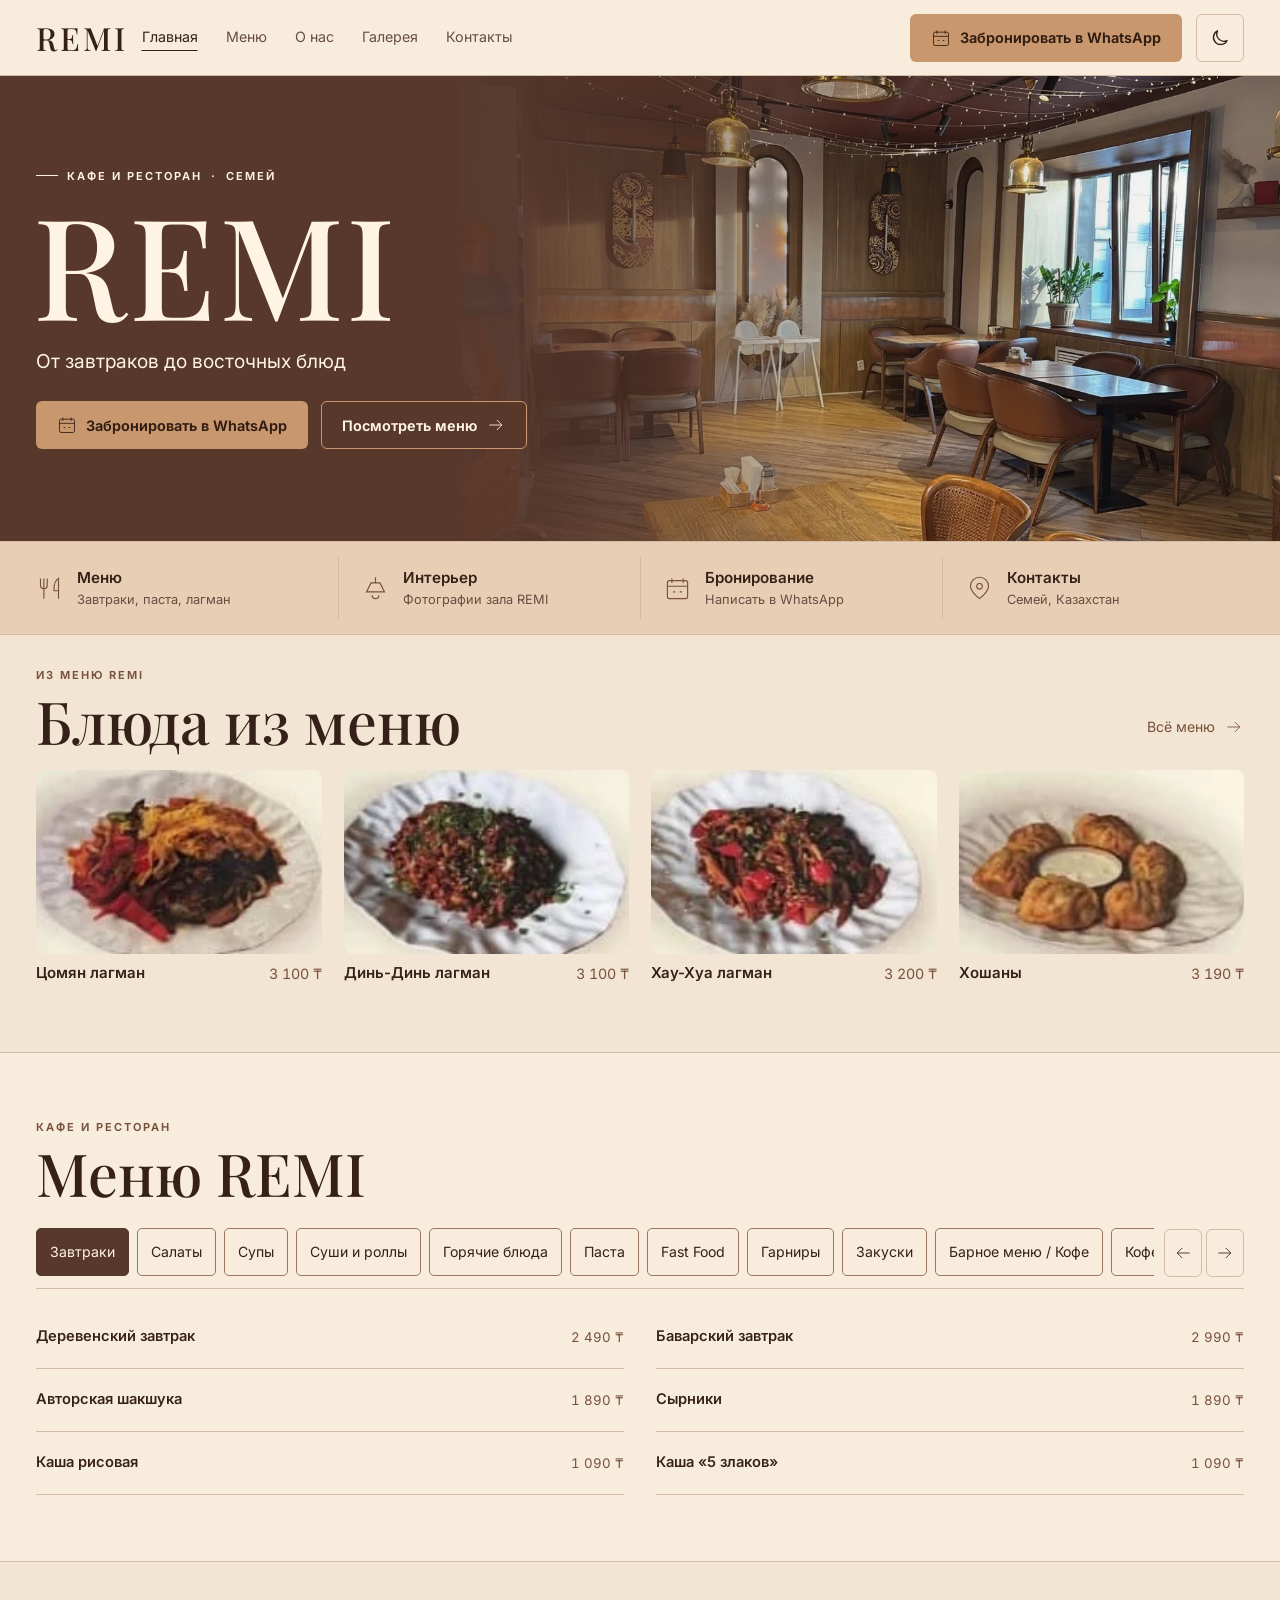
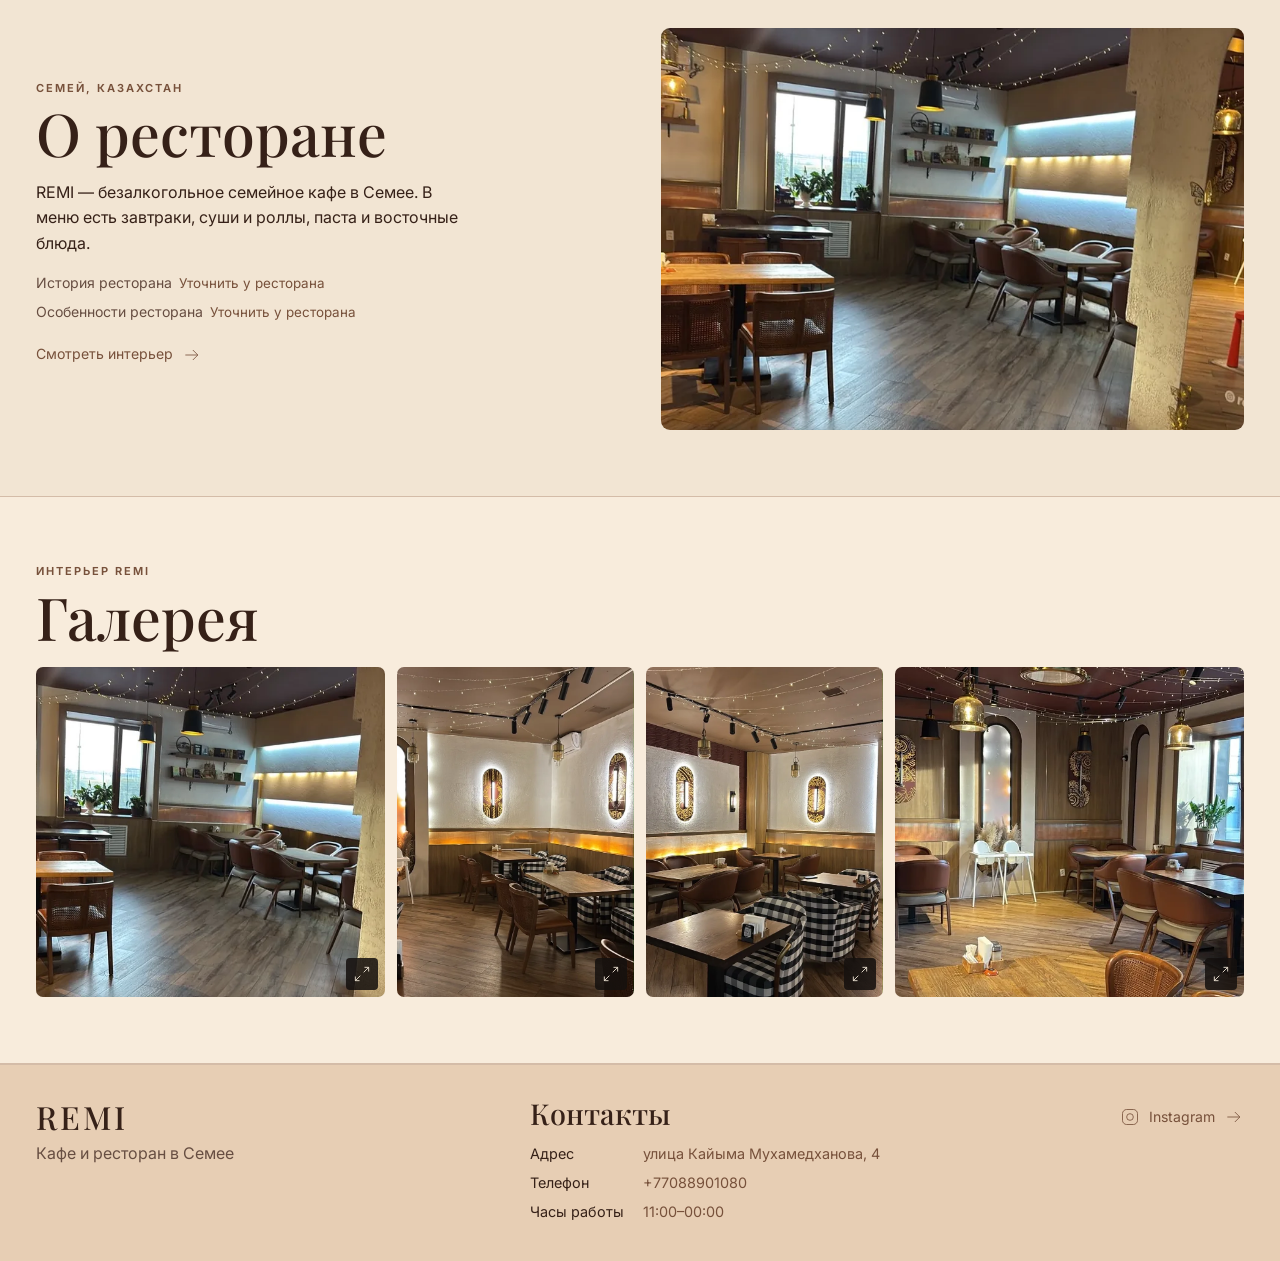
<file: index.html>
<!doctype html>
<html lang="ru">
<head>
<meta charset="utf-8">
<meta name="viewport" content="width=device-width, initial-scale=1, viewport-fit=cover">
<meta name="theme-color" content="#f8ecdc">
<title>REMI — кафе и ресторан в Семее | Меню и бронирование</title>
<meta name="description" content="REMI, кафе и ресторан в Семее. Меню с ценами, фотографии интерьера и бронирование через WhatsApp.">
<meta property="og:type" content="website">
<meta property="og:locale" content="ru_KZ">
<meta property="og:title" content="REMI — кафе и ресторан в Семее">
<meta property="og:description" content="Меню REMI с ценами, интерьер ресторана и бронирование через WhatsApp.">
<meta property="og:image" content="https://ryouta-dev.github.io/REMI/assets/room-4-1280.webp">
<meta property="og:image:alt" content="Интерьер ресторана REMI">
<link rel="icon" href="assets/favicon.svg" type="image/svg+xml">
<script src="theme.js"></script>
<link rel="preconnect" href="https://fonts.googleapis.com">
<link rel="preconnect" href="https://fonts.gstatic.com" crossorigin>
<link rel="stylesheet" href="https://fonts.googleapis.com/css2?family=Inter:wght@400..700&amp;family=Playfair+Display:wght@500&amp;display=swap">
<link rel="stylesheet" href="styles.css">
<script src="app.js" defer></script>
</head>
<body>
<svg class="symbols" xmlns="http://www.w3.org/2000/svg" fill="none" stroke="currentColor" stroke-width="1.5" stroke-linecap="round" stroke-linejoin="round" aria-hidden="true">
<symbol id="i-calendar" viewBox="0 0 24 24"><rect x="3" y="5" width="18" height="16" rx="2"/><path d="M7 3v4m10-4v4M3 10h18m-13 5h2m4 0h2"/></symbol>
<symbol id="i-arrow" viewBox="0 0 24 24"><path d="M4 12h15m-6-6 6 6-6 6"/></symbol>
<symbol id="i-cutlery" viewBox="0 0 24 24"><path d="M4 3v6a3 3 0 0 0 6 0V3M7 3v18m13 0V3c-3 2-4 5-4 9v2h4"/></symbol>
<symbol id="i-lamp" viewBox="0 0 24 24"><path d="M12 2v5m-4 0h8l4 8H4l4-8zm1 11a3 3 0 0 0 6 0"/></symbol>
<symbol id="i-pin" viewBox="0 0 24 24"><path d="M20 10c0 5-8 11-8 11S4 15 4 10a8 8 0 1 1 16 0Z"/><circle cx="12" cy="10" r="2.5"/></symbol>
<symbol id="i-menu" viewBox="0 0 24 24"><path d="M4 7h16M4 12h16M4 17h16"/></symbol>
<symbol id="i-close" viewBox="0 0 24 24"><path d="m6 6 12 12M18 6 6 18"/></symbol>
<symbol id="i-expand" viewBox="0 0 24 24"><path d="M15 4h5v5m0-5-6 6M9 20H4v-5m0 5 6-6"/></symbol>
<symbol id="i-instagram" viewBox="0 0 24 24"><rect x="3" y="3" width="18" height="18" rx="5"/><circle cx="12" cy="12" r="4"/><path d="M17.5 6.5h.01"/></symbol>
</svg>
<a class="skip" href="#main">К содержанию</a>
<header class="site-header" id="home">
  <div class="shell header-inner">
    <a class="wordmark" href="#home" aria-label="REMI — главная">REMI</a>
    <nav class="desktop-nav" aria-label="Основная навигация"><a href="#home">Главная</a><a href="#menu">Меню</a><a href="#about">О нас</a><a href="#gallery">Галерея</a><a href="#contacts">Контакты</a></nav>
    <a class="button primary header-book" data-whatsapp hidden><svg class="icon" aria-hidden="true"><use href="#i-calendar"></use></svg> Забронировать в WhatsApp</a>
    <div class="header-controls">
      <button type="button" class="icon-button theme-toggle" id="theme-toggle" aria-label="Тёмная тема" aria-pressed="false" title="Переключить тему" hidden>
        <svg class="icon theme-moon" viewBox="0 0 24 24" aria-hidden="true"><path d="M20.5 15A8.6 8.6 0 0 1 9 3.5 8.6 8.6 0 1 0 20.5 15Z"/></svg>
        <svg class="icon theme-sun" viewBox="0 0 24 24" aria-hidden="true"><circle cx="12" cy="12" r="4"/><path d="M12 2v3m0 14v3M2 12h3m14 0h3M5 5l2 2m10 10 2 2M5 19l2-2M17 7l2-2"/></svg>
      </button>
      <button type="button" class="nav-toggle" id="nav-toggle" aria-controls="mobile-nav" aria-expanded="false"><svg class="icon" aria-hidden="true"><use href="#i-menu"></use></svg><span>Разделы</span></button>
    </div>
  </div>
  <nav id="mobile-nav" class="mobile-nav" aria-label="Основная навигация" hidden><a href="#home">Главная</a><a href="#menu">Меню</a><a href="#about">О нас</a><a href="#gallery">Галерея</a><a href="#contacts">Контакты</a><a data-whatsapp hidden>Бронь в WhatsApp</a></nav>
</header>
<main id="main">
  <section class="hero" aria-labelledby="hero-title">
    <picture class="hero-photo">
      <source media="(max-width: 699px)" srcset="assets/hero-mobile-480.webp 480w, assets/hero-mobile-720.webp 720w" sizes="100vw" width="720" height="820">
      <img src="assets/room-4-960.webp" srcset="assets/room-4-960.webp 960w, assets/room-4-1280.webp 1280w" sizes="(min-width: 1100px) 85vw, 100vw" width="1280" height="720" alt="Зал REMI со столиками у окна и тёплыми подвесными светильниками" fetchpriority="high">
    </picture>
    <div class="shell hero-inner">
      <p class="eyebrow hero-kicker"><span></span> Кафе и ресторан <b>·</b> Семей</p>
      <h1 id="hero-title">REMI</h1>
      <p class="hero-copy">От завтраков до восточных блюд</p>
      <div class="hero-actions">
        <a class="button primary" data-whatsapp hidden><svg class="icon" aria-hidden="true"><use href="#i-calendar"></use></svg> Забронировать в WhatsApp</a>
        <a class="button outline" href="#menu">Посмотреть меню <svg class="icon" aria-hidden="true"><use href="#i-arrow"></use></svg></a>
      </div>
    </div>
  </section>
  <div class="features">
    <div class="shell features-inner">
      <a href="#menu"><svg class="icon" aria-hidden="true"><use href="#i-cutlery"></use></svg><span><strong>Меню</strong><small>Завтраки, паста, лагман</small></span></a>
      <a href="#gallery"><svg class="icon" aria-hidden="true"><use href="#i-lamp"></use></svg><span><strong>Интерьер</strong><small>Фотографии зала REMI</small></span></a>
      <a data-whatsapp hidden><svg class="icon" aria-hidden="true"><use href="#i-calendar"></use></svg><span><strong>Бронирование</strong><small>Написать в WhatsApp</small></span></a>
      <a href="#contacts"><svg class="icon" aria-hidden="true"><use href="#i-pin"></use></svg><span><strong>Контакты</strong><small>Семей, Казахстан</small></span></a>
    </div>
  </div>
  <section class="shell section featured" aria-labelledby="featured-title">
    <div class="section-head">
      <div><p class="eyebrow">Из меню REMI</p><h2 id="featured-title">Блюда из меню</h2></div>
      <a class="text-link" href="#menu">Всё меню <svg class="icon" aria-hidden="true"><use href="#i-arrow"></use></svg></a>
    </div>
    <div class="featured-grid" id="featured"></div>
  </section>
  <section class="menu section" id="menu" aria-labelledby="menu-title">
    <div class="shell">
      <div class="section-head"><div><p class="eyebrow">Кафе и ресторан</p><h2 id="menu-title">Меню REMI</h2></div></div>
      <p class="muted" id="menu-status" role="status"></p>
      <div class="tab-bar" hidden>
        <div class="tabs" role="tablist" aria-label="Категории меню"></div>
        <div class="tab-controls"><button type="button" class="icon-button prev" aria-label="Прокрутить категории влево"><svg class="icon" aria-hidden="true"><use href="#i-arrow"></use></svg></button><button type="button" class="icon-button next" aria-label="Прокрутить категории вправо"><svg class="icon" aria-hidden="true"><use href="#i-arrow"></use></svg></button></div>
      </div>
      <div id="menu-panels"></div>
      <noscript>Включите JavaScript, чтобы посмотреть категории меню.</noscript>
    </div>
  </section>
  <section class="section shell about" id="about" aria-labelledby="about-title">
    <div>
      <p class="eyebrow">Семей, Казахстан</p>
      <h2 id="about-title">О ресторане</h2>
      <p class="about-copy"><span data-value="description">REMI — кафе и ресторан в Семее.</span> В меню есть завтраки, суши и роллы, паста и восточные блюда.</p>
      <p class="muted">История ресторана <span class="placeholder" data-value="history">Уточнить у ресторана</span></p>
      <p class="muted">Особенности ресторана <span class="placeholder" data-value="highlights">Уточнить у ресторана</span></p>
      <a class="text-link" href="#gallery">Смотреть интерьер <svg class="icon" aria-hidden="true"><use href="#i-arrow"></use></svg></a>
    </div>
    <img src="assets/room-5-480.webp" srcset="assets/room-5-480.webp 480w, assets/room-5-960.webp 960w, assets/room-5-1280.webp 1280w" sizes="(min-width: 1000px) 550px, (min-width: 700px) 45vw, 90vw" width="1280" height="720" loading="lazy" decoding="async" alt="Зал REMI с деревянными столами и подвесными светильниками">
  </section>
  <section class="section gallery" id="gallery" aria-labelledby="gallery-title">
    <div class="shell">
      <p class="eyebrow">Интерьер REMI</p><h2 id="gallery-title">Галерея</h2>
      <div class="gallery-grid"><button type="button" class="gallery-item" data-photo="assets/room-5-1280.webp" aria-label="Открыть фото. Зал REMI с деревянными столами и подвесными светильниками"><img src="assets/room-5-480.webp" srcset="assets/room-5-480.webp 480w, assets/room-5-960.webp 960w, assets/room-5-1280.webp 1280w" sizes="(min-width: 1000px) 550px, (min-width: 700px) 45vw, 90vw" width="1280" height="720" loading="lazy" decoding="async" alt="Зал REMI с деревянными столами и подвесными светильниками"><span><svg class="icon" aria-hidden="true"><use href="#i-expand"></use></svg></span></button><button type="button" class="gallery-item" data-photo="assets/room-6-720.webp" aria-label="Открыть фото. Столы у стены с тёплой подсветкой в REMI"><img src="assets/room-6-360.webp" srcset="assets/room-6-360.webp 360w, assets/room-6-720.webp 720w" sizes="(min-width: 1000px) 550px, (min-width: 700px) 45vw, 90vw" width="720" height="1280" loading="lazy" decoding="async" alt="Столы у стены с тёплой подсветкой в REMI"><span><svg class="icon" aria-hidden="true"><use href="#i-expand"></use></svg></span></button><button type="button" class="gallery-item" data-photo="assets/room-7-720.webp" aria-label="Открыть фото. Клетчатые кресла и гирлянды в зале REMI"><img src="assets/room-7-360.webp" srcset="assets/room-7-360.webp 360w, assets/room-7-720.webp 720w" sizes="(min-width: 1000px) 550px, (min-width: 700px) 45vw, 90vw" width="720" height="1280" loading="lazy" decoding="async" alt="Клетчатые кресла и гирлянды в зале REMI"><span><svg class="icon" aria-hidden="true"><use href="#i-expand"></use></svg></span></button><button type="button" class="gallery-item" data-photo="assets/room-4-1280.webp" aria-label="Открыть фото. Столики у окна в зале REMI"><img src="assets/room-4-480.webp" srcset="assets/room-4-480.webp 480w, assets/room-4-960.webp 960w, assets/room-4-1280.webp 1280w" sizes="(min-width: 1000px) 550px, (min-width: 700px) 45vw, 90vw" width="1280" height="720" loading="lazy" decoding="async" alt="Столики у окна в зале REMI"><span><svg class="icon" aria-hidden="true"><use href="#i-expand"></use></svg></span></button></div>
    </div>
  </section>
</main>
<footer class="site-footer" id="contacts">
  <div class="shell footer-inner">
    <div><a class="wordmark" href="#home" aria-label="REMI — в начало страницы">REMI</a><p class="muted">Кафе и ресторан в Семее</p></div>
    <section aria-labelledby="contacts-title">
      <h2 id="contacts-title">Контакты</h2>
      <dl><div><dt>Адрес</dt><dd data-value="address">Уточнить у ресторана</dd></div><div><dt>Телефон</dt><dd><a data-value="phone">Уточнить у ресторана</a></dd></div><div><dt>Часы работы</dt><dd data-value="hours">Уточнить у ресторана</dd></div></dl>
    </section>
    <a class="text-link" id="instagram" href="https://www.instagram.com/remi_kz/"><svg class="icon" aria-hidden="true"><use href="#i-instagram"></use></svg> Instagram <svg class="icon" aria-hidden="true"><use href="#i-arrow"></use></svg></a>
  </div>
</footer>
<nav class="mobile-dock" aria-label="Быстрые действия"><a class="button outline" href="#menu"><svg class="icon" aria-hidden="true"><use href="#i-cutlery"></use></svg> Меню</a><a class="button primary" data-whatsapp hidden><svg class="icon" aria-hidden="true"><use href="#i-calendar"></use></svg> Бронь в WhatsApp</a></nav>
<dialog id="photo-dialog" aria-label="Фотография интерьера"><button type="button" class="icon-button photo-close" aria-label="Закрыть фото"><svg class="icon" aria-hidden="true"><use href="#i-close"></use></svg></button><img alt="" width="1280" height="720"></dialog>
</body>
</html>
</file>
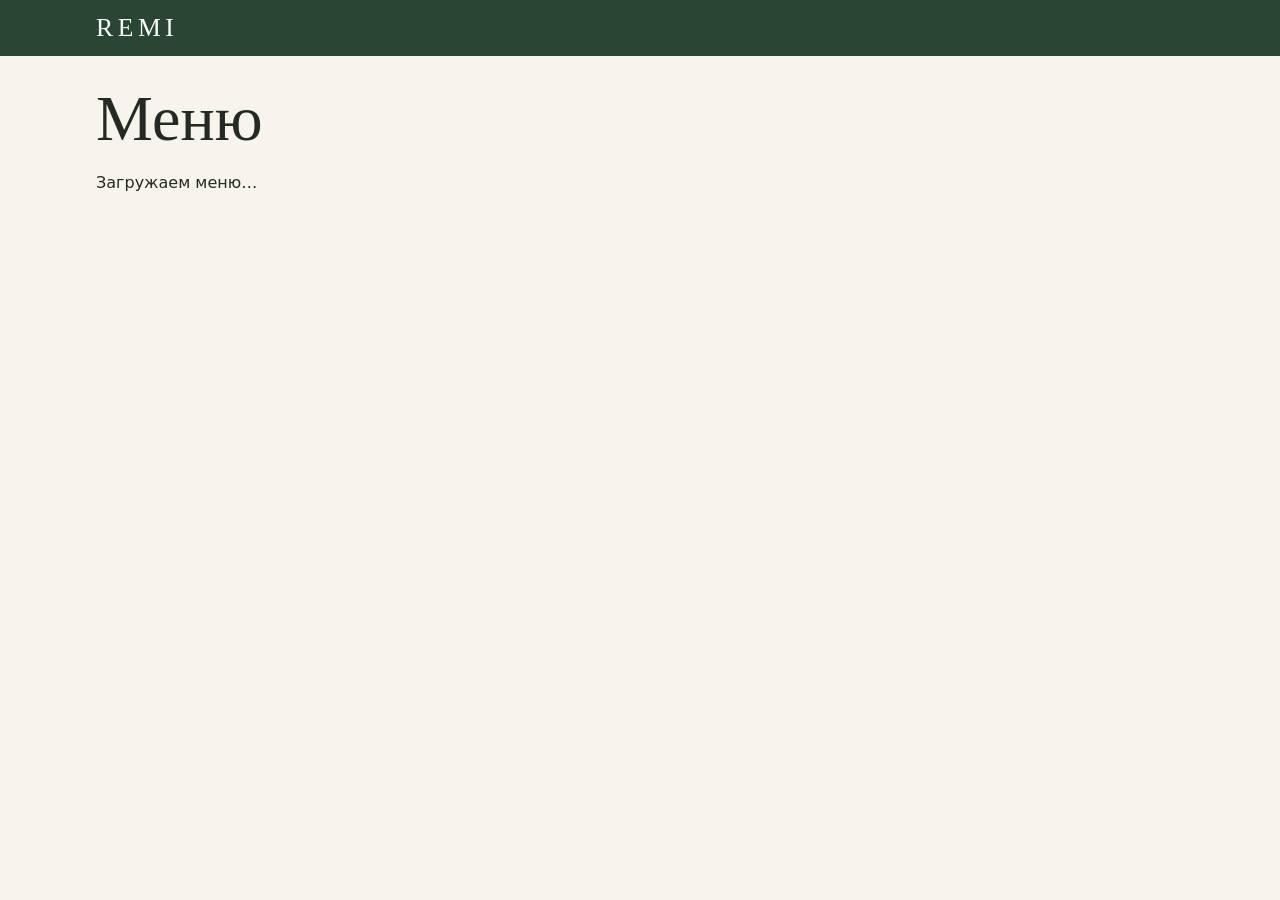
<file: qr.html>
<!doctype html>
<html lang="ru">
<head>
  <meta charset="utf-8">
  <meta name="viewport" content="width=device-width, initial-scale=1">
  <meta name="referrer" content="no-referrer">
  <title>Меню столика — REMI</title>
  <link rel="icon" href="assets/favicon.svg">
  <link rel="stylesheet" href="ordering.css">
  <script type="module" src="qr.js"></script>
</head>
<body>
  <header class="top"><a class="brand" href="./">REMI</a><span id="table"></span></header>
  <main class="shell">
    <h1>Меню</h1>
    <p id="notice" role="status">Загружаем меню…</p>
    <nav id="categories" class="categories" aria-label="Категории меню"></nav>
    <div id="menu" class="menu-grid"></div>
    <section id="basket" hidden>
      <h2>Корзина</h2>
      <div id="basket-lines"></div>
      <p id="total"></p>
      <p id="feedback" role="status"></p>
      <button id="send" type="button">Отправить заказ</button>
    </section>
    <section id="orders" hidden aria-labelledby="orders-title">
      <h2 id="orders-title">Мои заказы</h2>
      <div id="order-list" class="stack"></div>
    </section>
  </main>
  <a class="dock" id="basket-link" href="#basket" hidden>Корзина</a>
</body>
</html>
</file>
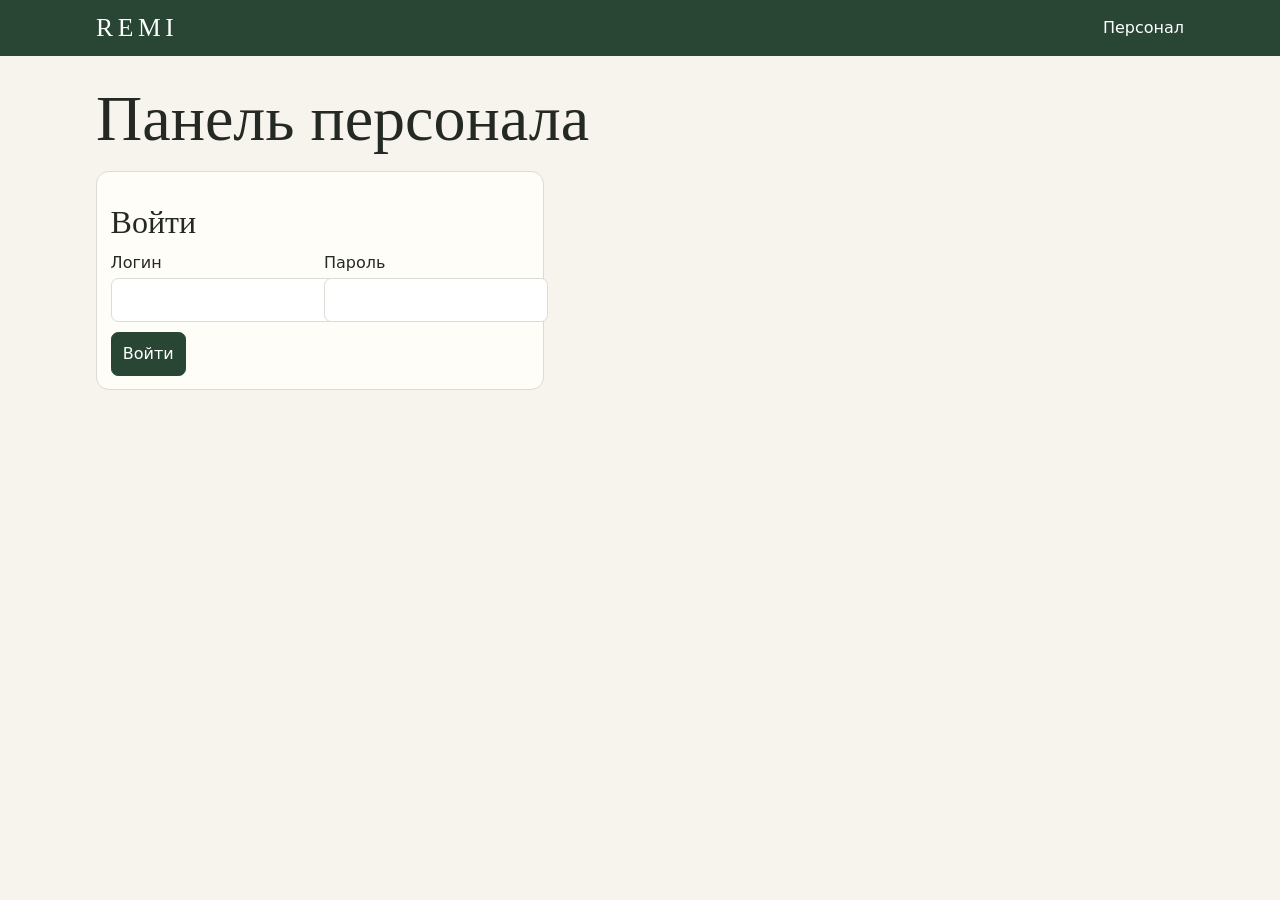
<file: staff.html>
<!doctype html>
<html lang="ru">
<head>
  <meta charset="utf-8">
  <meta name="viewport" content="width=device-width, initial-scale=1">
  <meta name="robots" content="noindex">
  <title>Панель персонала — REMI</title>
  <link rel="icon" href="assets/favicon.svg">
  <link rel="stylesheet" href="ordering.css">
  <script type="module" src="staff.js"></script>
</head>
<body>
  <header class="top"><a class="brand" href="./">REMI</a><span id="identity">Персонал</span></header>
  <main class="shell">
    <h1>Панель персонала</h1>
    <p id="message" role="status"></p>
    <form id="login" class="panel login" hidden>
      <h2>Войти</h2>
      <div class="fields">
        <label>Логин <input name="login" required autocomplete="username"></label>
        <label>Пароль <input name="password" required type="password" autocomplete="current-password"></label>
      </div>
      <button type="submit">Войти</button>
    </form>
    <div id="workspace" hidden>
      <div class="staff-actions row">
        <span id="acceptance" class="status"></span>
        <button id="switch" type="button" disabled></button>
        <button id="logout" class="secondary" type="button">Выйти</button>
      </div>
      <nav class="tabs row" aria-label="Разделы панели">
        <button data-tab="queue" class="secondary" type="button">Заказы</button>
        <button data-tab="history" class="secondary" type="button">История</button>
        <button data-tab="catalog" class="secondary admin" type="button">Меню</button>
        <button data-tab="tables" class="secondary admin" type="button">Столики</button>
        <button data-tab="staff" class="secondary admin" type="button">Сотрудники</button>
      </nav>
      <div id="content" class="stack"></div>
    </div>
  </main>
</body>
</html>
</file>
<file: styles.css>
:root {
  color-scheme: light;
  --bg: #f2e5d3;
  --panel: #f8ecdc;
  --cream: #362118;
  --muted: #674e42;
  --gold: #77513b;
  --line: #d4bca8;
  --band: #e7ceb4;
  --hover: #ecd6bd;
  --control: #987662;
  --focus: #795033;
  --primary: #c9976e;
  --primary-hover: #ddb58e;
  --primary-ink: #301c12;
  --selected: #57382b;
  --selected-ink: #fff4e4;
  --hero: #57382b;
  --hero-strong: #57382bee;
  --hero-fade: #57382b30;
  --hero-ink: #fff4e4;
  --serif: 'Playfair Display', Georgia, 'Times New Roman', serif;
  --sans: Inter, system-ui, -apple-system, 'Segoe UI', sans-serif;
}
:root[data-theme="dark"] {
  color-scheme: dark;
  --bg: #1d1511;
  --panel: #271c16;
  --cream: #fff0dd;
  --muted: #d3bca7;
  --gold: #e4b793;
  --line: #5f4637;
  --band: #302219;
  --hover: #412e24;
  --control: #96755d;
  --focus: #ffd6a8;
  --primary: #e1b990;
  --primary-hover: #f3cfaa;
  --primary-ink: #281910;
  --selected: #e1b990;
  --selected-ink: #281910;
  --hero: #261811;
  --hero-strong: #261811ee;
  --hero-fade: #26181138;
}
*, *::before, *::after { box-sizing: border-box; }
html { scroll-behavior: smooth; scroll-padding-bottom: 95px; }
body { margin: 0; background: var(--bg); color: var(--cream); font: 16px/1.6 var(--sans); }
body:has(dialog[open]) { overflow: hidden; }
[hidden], .symbols { display: none !important; }
p, h1, h2, h3, dl, dd { margin: 0; }
img { display: block; max-width: 100%; height: auto; }
a { color: inherit; text-decoration: none; }
button { font: inherit; }
button { cursor: pointer; }
:focus-visible { outline: 2px solid var(--focus); outline-offset: 4px; }
.skip { position: absolute; z-index: 10; top: 8px; left: 10px; transform: translateY(-160%); padding: 8px 14px; color: var(--bg); background: var(--cream); }
.skip:focus { transform: translateY(0); }
.shell { width: min(100% - 40px, 1248px); margin-inline: auto; }
.icon { inline-size: 20px; block-size: 20px; flex: none; fill: none; stroke: currentColor; }
.button, .text-link, .nav-toggle, .icon-button { display: inline-flex; align-items: center; justify-content: center; gap: 9px; min-height: 48px; }
.button { border: 1px solid transparent; border-radius: 6px; padding: 9px 15px; font-size: .9rem; font-weight: 650; text-align: center; transition: background-color .18s, border-color .18s; }
.primary { color: var(--primary-ink); background: var(--primary); }
.primary:hover { background: var(--primary-hover); }
.outline { color: var(--cream); background: var(--panel); border-color: var(--control); }
.outline:hover { background: var(--hover); }
.text-link { justify-content: flex-start; color: var(--gold); font-size: .88rem; white-space: nowrap; }
.text-link:hover { text-decoration: underline; text-underline-offset: 5px; }
.site-header { position: relative; z-index: 2; background: var(--panel); border-bottom: 1px solid var(--line); padding-top: env(safe-area-inset-top, 0px); }
.header-controls { display: flex; gap: 8px; align-items: center; }
.theme-toggle .icon { stroke-width: 1.65; stroke-linecap: round; stroke-linejoin: round; }
.theme-sun, [data-theme="dark"] .theme-moon { display: none; }
[data-theme="dark"] .theme-sun { display: block; }
.header-inner { display: flex; justify-content: space-between; align-items: center; min-height: 67px; gap: 14px; }
.wordmark { display: inline-flex; align-items: center; min-height: 48px; font: 500 2rem/1 var(--serif); letter-spacing: .09em; }
.desktop-nav, .header-book { display: none; }
.nav-toggle, .icon-button { background: transparent; border: 1px solid var(--line); color: var(--cream); border-radius: 6px; padding: 0 12px; font-size: .85rem; }
.icon-button { min-width: 48px; }
.nav-toggle:hover, .icon-button:hover { background: var(--hover); }
.mobile-nav { position: absolute; inset: 100% 0 auto; display: grid; grid-template-columns: 1fr 1fr; background: var(--panel); padding: 12px max(20px, env(safe-area-inset-left)) 16px; border-bottom: 1px solid var(--line); box-shadow: 0 12px 20px #0007; }
.mobile-nav a { min-height: 48px; display: flex; align-items: center; padding: 6px 12px; }
.mobile-nav a:hover { background: var(--hover); }
.hero { position: relative; isolation: isolate; display: grid; align-items: end; min-height: 394px; background: var(--hero); color: var(--hero-ink); }
.hero-photo, .hero::after { position: absolute; inset: 0; z-index: -1; }
.hero-photo img { width: 100%; height: 100%; object-fit: cover; object-position: center 52%; }
.hero::after { content: ''; background: linear-gradient(0deg, var(--hero) 2%, var(--hero-strong) 31%, transparent 81%); }
.hero-inner { padding-block: 116px 24px; }
.eyebrow { color: var(--gold); font-size: .69rem; line-height: 1.5; text-transform: uppercase; letter-spacing: .18em; font-weight: 650; }
.hero-kicker { display: flex; gap: 9px; align-items: center; color: var(--hero-ink); }
.hero-kicker span { width: 22px; height: 1px; background: currentColor; }
.hero h1 { font: 500 clamp(5.2rem, 21vw, 7rem)/.94 var(--serif); letter-spacing: .02em; margin: 8px 0 12px -3px; }
.hero-copy { color: var(--hero-ink); font-size: 1rem; }
.hero .outline { color: var(--hero-ink); background: var(--hero); border-color: var(--primary); }
.hero .outline:hover { background: var(--hero-strong); }
.hero :focus-visible, #photo-dialog :focus-visible { outline-color: #fff0cf; }
.hero-actions { display: grid; grid-template-columns: 1fr; gap: 9px; margin-top: 21px; max-width: 425px; }
.features { background: var(--band); border-block: 1px solid var(--line); }
.features-inner { display: grid; grid-template-columns: repeat(2, minmax(0, 1fr)); padding-block: 7px; }
.features a { display: flex; align-items: flex-start; gap: 9px; min-height: 62px; padding: 12px 0; }
.features a:nth-child(even) { padding-left: 10px; border-left: 1px solid var(--line); }
.features a:nth-child(-n+2) { border-bottom: 1px solid var(--line); }
.features a:hover strong { text-decoration: underline; text-underline-offset: 4px; }
.features .icon { width: 20px; height: 20px; color: var(--gold); }
.features strong, .features small { display: block; }
.features strong { font-size: .82rem; font-weight: 600; line-height: 1.25; }
.features small { font-size: .7rem; line-height: 1.4; margin-top: 4px; color: var(--muted); }
.section { padding-block: 46px; }
.section-head { display: flex; flex-wrap: wrap; justify-content: space-between; align-items: end; gap: 4px 18px; margin-bottom: 19px; }
.section h2, .site-footer h2 { font: 500 clamp(2.18rem, 6vw, 3.7rem)/1.04 var(--serif); text-wrap: balance; margin-top: 6px; }
.featured.section { padding-top: 32px; }
.featured .section-head .text-link { align-self: end; }
.featured-grid { display: grid; grid-template-columns: repeat(2, minmax(0, 1fr)); gap: 20px 12px; }
.featured-dish img { width: 100%; aspect-ratio: 1.43; object-fit: cover; background: #d8c7b3; border-radius: 8px; }
.featured-dish h3 { font-size: .94rem; line-height: 1.35; font-weight: 600; }
.featured-dish div { display: flex; flex-wrap: wrap; justify-content: space-between; gap: 3px 10px; margin-top: 9px; }
.price { color: var(--gold); white-space: nowrap; font-size: .89rem; font-variant-numeric: tabular-nums; }
.menu, .gallery { background: var(--panel); border-block: 1px solid var(--line); }
.muted { color: var(--muted); }
#menu-status:empty { display: none; }
.tab-bar { display: flex; align-items: center; gap: 10px; border-bottom: 1px solid var(--line); margin-bottom: 17px; }
.tabs { display: flex; gap: 8px; overflow-x: auto; flex: 1; padding: 6px 5px 12px; margin-left: -5px; scrollbar-color: var(--control) var(--panel); scrollbar-width: thin; }
.tab { border: 1px solid var(--control); background: transparent; color: var(--cream); border-radius: 5px; min-height: 48px; padding: 7px 13px; white-space: nowrap; font-size: .88rem; }
.tab:hover { background: var(--hover); }
.tab[aria-selected="true"] { color: var(--selected-ink); background: var(--selected); border-color: var(--selected); }
.tab-controls { display: flex; gap: 4px; padding-bottom: 5px; }
.tab-controls .icon-button { min-width: 36px; padding: 0 8px; }
.tab-controls .prev .icon { transform: rotate(180deg); }
.menu-list { list-style: none; padding: 0; margin: 0; display: grid; }
.menu-row { display: flex; align-items: center; gap: 10px; border-bottom: 1px solid var(--line); min-height: 63px; padding-block: 11px; }
.menu-row img { width: 64px; height: 46px; object-fit: cover; border-radius: 4px; }
.menu-row div { min-width: 0; flex: 1; }
.menu-row h3 { font-size: .92rem; font-weight: 580; line-height: 1.35; }
.menu-row p { color: var(--muted); font-size: .84rem; margin-top: 3px; }
.menu-row .price { font-size: .83rem; white-space: normal; text-align: right; }
.menu-row .price span { white-space: nowrap; }
.about { display: grid; gap: 23px; align-items: center; }
.about-copy { margin-block: 16px 15px; max-width: 43ch; }
.about .muted { margin: 7px 0; font-size: .88rem; }
.placeholder { display: inline-block; color: var(--gold); font-size: .84rem; margin-left: 3px; }
.about img { width: 100%; aspect-ratio: 1.45; object-fit: cover; border-radius: 9px; }
.gallery-grid { display: grid; grid-template-columns: 1fr 1fr; gap: 9px; margin-top: 20px; }
.gallery-item { position: relative; padding: 0; border: 0; border-radius: 7px; overflow: hidden; background: #221b16; color: var(--hero-ink); }
.gallery-item img { width: 100%; height: 100%; aspect-ratio: 1.05; object-fit: cover; transition: transform .23s ease; }
.gallery-item:hover img { transform: scale(1.035); }
.gallery-item span { position: absolute; bottom: 7px; right: 7px; display: grid; place-items: center; width: 32px; height: 32px; background: #15110edc; border-radius: 4px; }
#photo-dialog { width: fit-content; max-width: min(93vw, 1100px); padding: 0; border: 1px solid var(--line); border-radius: 9px; background: #17120f; color: var(--hero-ink); overflow: auto; }
#photo-dialog::backdrop { background: #000d; }
#photo-dialog img { width: auto; max-height: 85dvh; object-fit: contain; }
.photo-close { position: absolute; top: 8px; right: 8px; background: #15110ef0; color: var(--hero-ink); border-color: #a48b74; }
.site-footer { border-top: 1px solid var(--line); background: var(--band); padding: 28px 0 calc(92px + env(safe-area-inset-bottom, 0px)); }
.footer-inner { display: grid; gap: 16px; }
.site-footer h2 { font-size: 1.8rem; margin-bottom: 10px; }
.site-footer dl div { display: grid; grid-template-columns: 104px 1fr; gap: 9px; padding: 3px 0; font-size: .9rem; }
.site-footer dd { color: var(--gold); overflow-wrap: anywhere; }
.mobile-dock { position: fixed; z-index: 3; bottom: 0; left: 0; right: 0; background: var(--panel); border-top: 1px solid var(--line); padding: 8px max(16px, env(safe-area-inset-right)) calc(8px + env(safe-area-inset-bottom, 0px)) max(16px, env(safe-area-inset-left)); display: grid; grid-template-columns: 1fr 1.45fr; gap: 8px; }
@media (min-width: 365px) and (max-width: 499px) {
  .hero-actions { grid-template-columns: 1.12fr 1fr; }
  .hero-actions .button { font-size: .78rem; padding-inline: 7px; gap: 5px; }
  .hero-actions .icon { width: 16px; height: 16px; }
}
@media (min-width: 500px) {
  .hero-actions { display: flex; max-width: none; }
}
@media (min-width: 700px) {
  .shell { width: min(100% - 72px, 1248px); }
  .hero { align-items: center; min-height: 465px; }
  .hero-photo { inset-inline-start: 36%; }
  .hero::after { background: linear-gradient(90deg, var(--hero) 0%, var(--hero) 33%, var(--hero-strong) 40%, var(--hero-fade) 69%, transparent 100%); }
  .hero-inner { padding-block: 62px; }
  .hero h1 { font-size: clamp(6.5rem, 11vw, 10rem); margin-block: 13px 16px; }
  .hero-copy { font-size: 1.2rem; }
  .hero-actions { gap: 13px; margin-top: 25px; }
  .button { padding-inline: 20px; }
  .features-inner { grid-template-columns: repeat(4, minmax(0, 1fr)); padding-block: 15px; }
  .features a:nth-child(n) { border: 0; padding: 8px 12px; }
  .features a:first-child { padding-left: 0; }
  .features a + a:nth-child(n) { border-left: 1px solid var(--line); }
  .featured-grid { grid-template-columns: repeat(4, minmax(0, 1fr)); gap: 18px; }
  .featured-dish img { aspect-ratio: 1.55; }
  .section { padding-block: 59px; }
  .menu-list { grid-template-columns: repeat(2, minmax(0, 1fr)); column-gap: 32px; }
  .about { grid-template-columns: 1fr 1fr; gap: 42px; }
  .gallery-grid { grid-template-columns: 1.25fr .85fr .85fr 1.25fr; gap: 12px; }
  .gallery-item img { aspect-ratio: auto; height: 260px; }
  .footer-inner { grid-template-columns: 1fr 1.2fr auto; align-items: start; }
}
@media (min-width: 1000px) {
  html { scroll-padding-bottom: 24px; }
  .header-inner { min-height: 75px; }
  .desktop-nav { display: flex; gap: clamp(14px, 2.2vw, 34px); }
  .desktop-nav a { display: flex; align-items: center; min-height: 48px; color: var(--muted); font-size: .89rem; white-space: nowrap; }
  .desktop-nav a:hover, .desktop-nav a:first-child { color: var(--cream); text-decoration: underline; text-underline-offset: 8px; }
  .header-book { display: inline-flex; margin-left: auto; }
  .nav-toggle, .mobile-nav, .mobile-dock { display: none; }
  .hero-photo img { object-position: 50% 58%; }
  .features a:nth-child(n) { gap: 14px; padding-inline: 23px; align-items: center; }
  .features a:first-child { padding-left: 0; }
  .features .icon { width: 27px; height: 27px; }
  .features strong { font-size: .95rem; }
  .features small { font-size: .8rem; }
  .section { padding-block: 66px; }
  .featured-grid { gap: 22px; }
  .gallery-item img { height: 330px; }
  .site-footer { padding-bottom: 35px; }
}
@media (prefers-reduced-motion: reduce) {
  *, *::before, *::after { scroll-behavior: auto !important; transition: none !important; }
}
</file>
<file: ordering.css>
:root {
  color-scheme: light;
  --background: #f7f4ee;
  --paper: #fffdf8;
  --ink: #242923;
  --muted: #535e54;
  --line: #d9ddd3;
  --accent: #294635;
  --soft: #e4eee5;
  --danger: #892e26;
  font: 16px/1.5 "DM Sans", system-ui, sans-serif;
  color: var(--ink);
  background: var(--background);
}
* { box-sizing: border-box; }
[hidden] { display: none !important; }
body { margin: 0; }
a { color: var(--accent); }
:focus-visible { outline: 3px solid #2c6275; outline-offset: 3px; }
.top { display: flex; gap: 1rem; align-items: center; justify-content: space-between; padding: .8rem max(1rem, calc((100vw - 68rem) / 2)); background: var(--accent); color: white; }
.brand { font: 1.6rem Georgia, serif; letter-spacing: .18em; text-decoration: none; color: white; }
.shell { width: min(100% - 2rem, 68rem); margin: auto; padding-block: 1.2rem 6rem; }
h1, h2 { font-family: "Instrument Serif", Georgia, serif; line-height: 1.1; font-weight: 500; }
h1 { font-size: clamp(2.4rem, 6vw, 4rem); margin: .6rem 0 1rem; }
h2 { font-size: 2rem; margin: 1.25rem 0 .65rem; }
h3, p { margin: .35rem 0; }
section { scroll-margin-top: 1rem; }
.categories, .row { display: flex; flex-wrap: wrap; gap: .6rem; align-items: center; }
.categories { margin: 1rem 0 .5rem; }
.categories a { border: 1px solid var(--line); background: var(--paper); padding: .55rem .8rem; border-radius: 2rem; text-decoration: none; }
.stack, .menu-grid { display: grid; gap: .7rem; }
.menu-group .stack { grid-template-columns: repeat(auto-fit, minmax(min(100%, 19rem), 1fr)); }
.card, .panel { border: 1px solid var(--line); border-radius: .8rem; background: var(--paper); padding: .85rem; min-width: 0; overflow-wrap: anywhere; }
.dish { display: flex; align-items: start; gap: .8rem; }
.dish img { width: 4.5rem; height: 4.5rem; object-fit: cover; border-radius: .45rem; }
.grow { flex: 1; min-width: 0; }
button, input, select, textarea { font: inherit; padding: .52rem .7rem; border: 1px solid var(--line); border-radius: .45rem; min-height: 44px; max-width: 100%; }
button, .dock { background: var(--accent); border-color: var(--accent); color: white; cursor: pointer; }
button.secondary { color: var(--accent); background: var(--paper); }
button:disabled { opacity: .55; cursor: default; }
button.danger, .error { color: var(--danger); }
button.danger { background: var(--paper); border-color: currentColor; }
.status, .option { color: var(--muted); }
.status { background: var(--soft); padding: .2rem .5rem; border-radius: .35rem; display: inline-block; }
.option { margin-top: .5rem; display: flex; justify-content: space-between; align-items: center; gap: .5rem; flex-wrap: wrap; }
.basket-line { padding: .6rem 0; border-bottom: 1px solid var(--line); }
.basket-line input { width: 5rem; }
.dock { position: fixed; bottom: max(.7rem, env(safe-area-inset-bottom)); right: 1rem; border-radius: 2rem; padding: .8rem 1.2rem; text-decoration: none; box-shadow: 0 .2rem 1rem #0003; }
.tabs, .staff-actions { margin-block: .8rem; }
.tabs [aria-current="page"] { color: white; background: var(--accent); }
form.panel { margin-block: .5rem 1rem; }
form .fields { display: grid; gap: .5rem; grid-template-columns: repeat(auto-fit, minmax(min(100%, 12rem), 1fr)); margin-bottom: .6rem; }
.fields label { display: grid; gap: .2rem; align-content: start; }
.fields input[type=checkbox] { justify-self: start; min-height: 1.4rem; min-width: 1.4rem; }
summary { cursor: pointer; min-height: 44px; padding-block: .55rem; font-weight: 600; }
.order-lines { padding-inline-start: 1.3rem; }
.order-lines li { margin-block: .45rem; }
.login { max-width: 28rem; }
</file>
